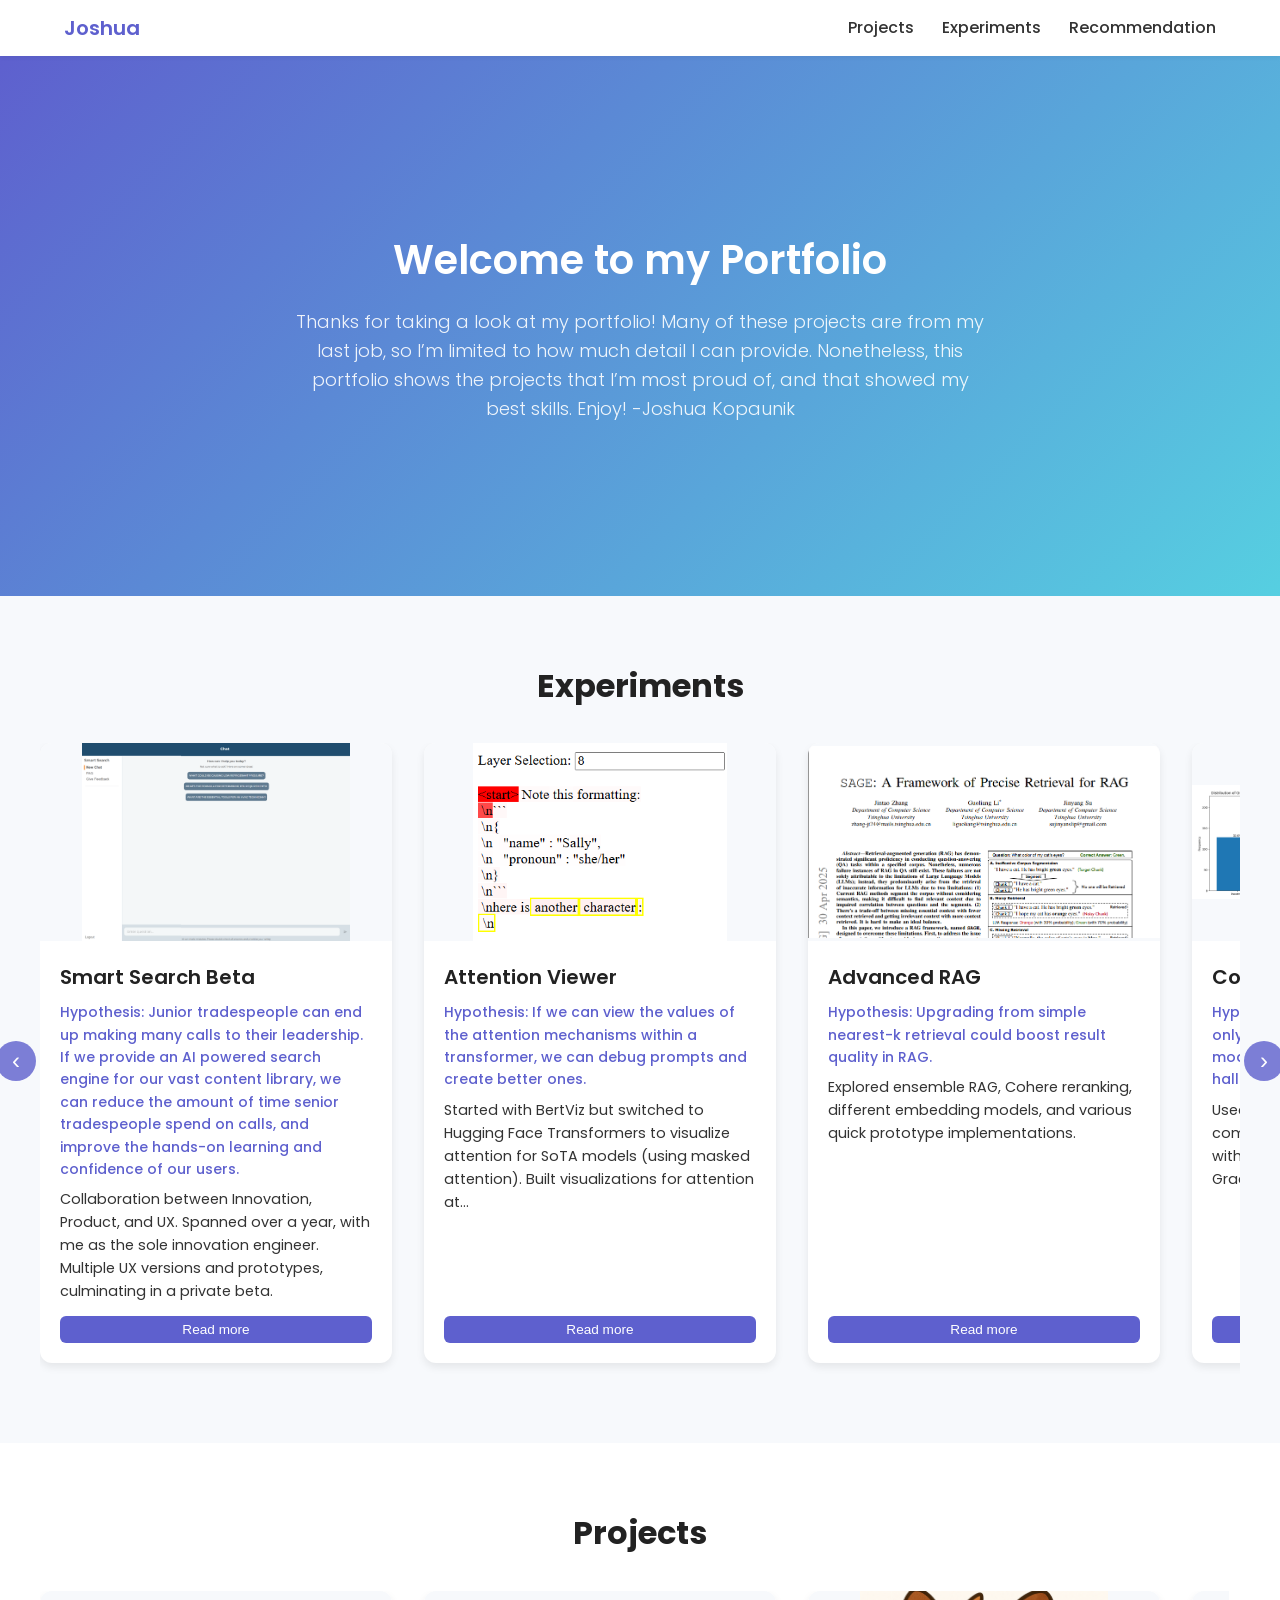
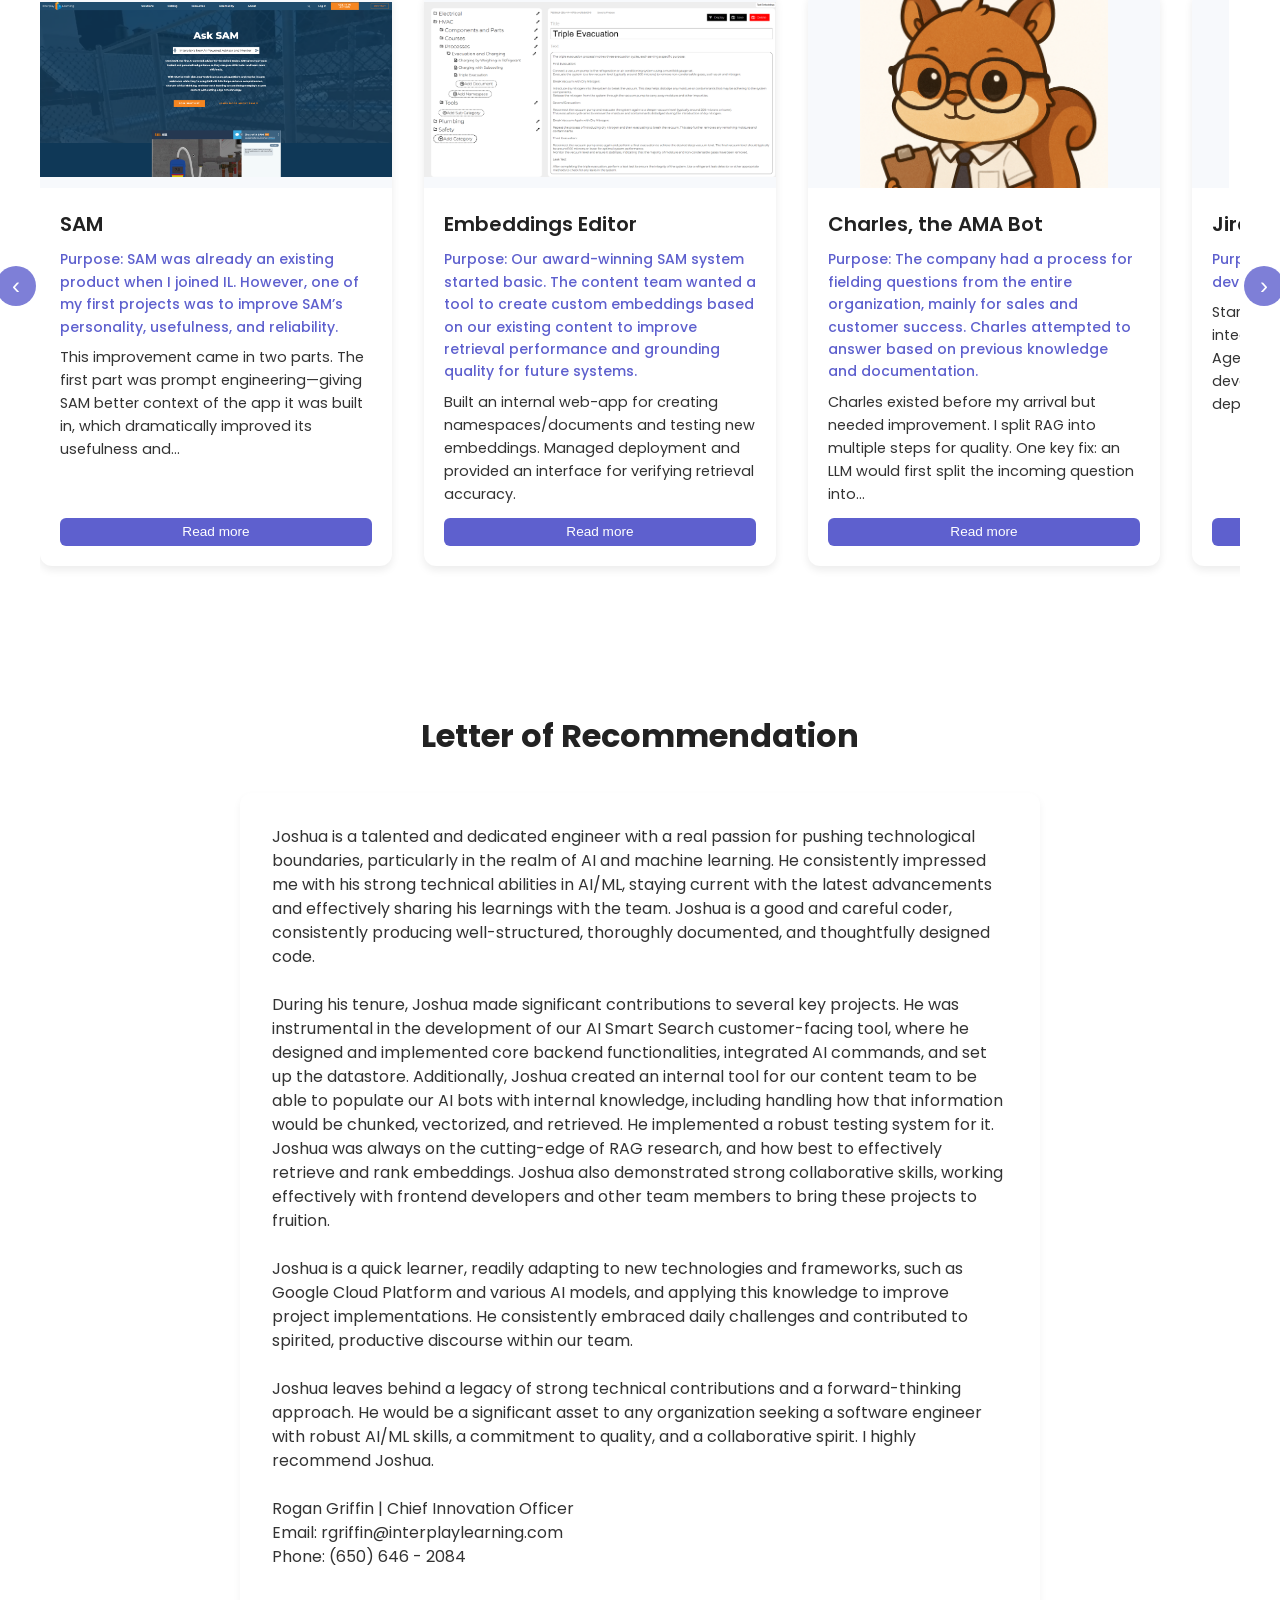
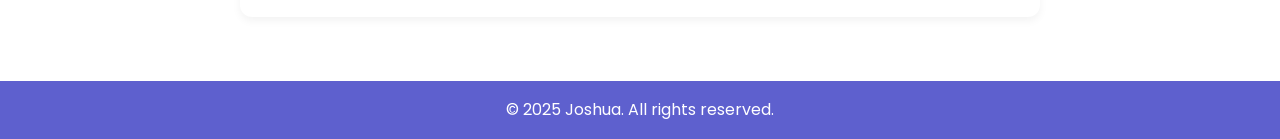
<file: index.html>
<!DOCTYPE html>
<html lang="en">
  <head>
    <meta charset="UTF-8" />
    <meta http-equiv="X-UA-Compatible" content="IE=edge" />
    <meta name="viewport" content="width=device-width, initial-scale=1.0" />
    <title>Joshua's Portfolio</title>
    <!-- Import Google Fonts for a modern look -->
    <link rel="preconnect" href="https://fonts.googleapis.com" />
    <link rel="preconnect" href="https://fonts.gstatic.com" crossorigin />
    <link
      href="https://fonts.googleapis.com/css2?family=Poppins:wght@300;400;500;600&display=swap"
      rel="stylesheet"
    />
    <!-- Append a query string to bust cache for style updates -->
    <!-- Use versioned filenames to avoid caching issues -->
    <link rel="stylesheet" href="style_vnew.css" />
  </head>
  <body>
    <!-- Navigation bar fixed at the top -->
    <header class="navbar">
      <div class="navbar__inner">
        <div class="navbar__logo">Joshua</div>
        <nav class="navbar__links">
          <a href="#projects">Projects</a>
          <a href="#experiments">Experiments</a>
          <a href="#recommendation">Recommendation</a>
        </nav>
      </div>
    </header>
    <!-- Hero section with introduction -->
    <section class="hero">
      <div class="hero__content">
        <h1 class="hero__title">Welcome to my Portfolio</h1>
        <p id="introText" class="hero__subtitle"></p>
      </div>
    </section>
    <!-- Projects section -->
    <section id="projects" class="section">
      <div class="section__inner">
        <h2 class="section__title">Projects</h2>
        <div class="carousel">
          <button class="carousel__btn carousel__btn--prev" data-target="projects">‹</button>
          <div id="projectsContainer" class="carousel__inner"></div>
          <button class="carousel__btn carousel__btn--next" data-target="projects">›</button>
        </div>
      </div>
    </section>
    <!-- Experiments section -->
    <section id="experiments" class="section section--alt">
      <div class="section__inner">
        <h2 class="section__title">Experiments</h2>
        <div class="carousel">
          <button class="carousel__btn carousel__btn--prev" data-target="experiments">‹</button>
          <div id="experimentsContainer" class="carousel__inner"></div>
          <button class="carousel__btn carousel__btn--next" data-target="experiments">›</button>
        </div>
      </div>
    </section>
    <!-- Recommendation section -->
    <section id="recommendation" class="section">
      <div class="section__inner">
          <h2 class="section__title">Letter of Recommendation</h2>
          <div class="recommendation-card">
            <p id="recommendationIntro" class="recommendation__text"></p>
            <p id="recommendationFull" class="recommendation__text recommendation__text--hidden"></p>
            <button id="recommendationToggle" class="btn btn--small">Read more</button>
          </div>
      </div>
    </section>
    <!-- Footer -->
    <footer class="footer">
      <div class="footer__inner">
        <p>© 2025 Joshua. All rights reserved.</p>
      </div>
    </footer>
    <!--
      Embedded portfolio data as a fallback.  The dynamic JavaScript will
      attempt to fetch `all_data_shortened.json` at runtime.  If that
      fails (for example, when the page is opened directly via the
      file:// scheme), the script will fall back to parsing this JSON
      from the `<script id="portfolio-data">` element.  Keeping the
      data here ensures the site still functions when network requests
      are restricted.  If you update `all_data_shortened.json` you
      should update this block as well.
    -->
    <script id="portfolio-data" type="application/json">
      {
        "order": ["projects", "experiments", "recommendation"],
        "intro": "Thanks for taking a look at my portfolio! Many of these projects are from my last job, so I’m limited to how much detail I can provide. Nonetheless, this portfolio shows the projects that I’m most proud of, and that showed my best skills. Enjoy! -Joshua Kopaunik",
        "recommendation": "Joshua is a talented and dedicated engineer with a real passion for pushing technological boundaries, particularly in the realm of AI and machine learning. He consistently impressed me with his strong technical abilities in AI/ML, staying current with the latest advancements and effectively sharing his learnings with the team. Joshua is a good and careful coder, consistently producing well-structured, thoroughly documented, and thoughtfully designed code.\n\nDuring his tenure, Joshua made significant contributions to several key projects. He was instrumental in the development of our AI Smart Search customer-facing tool, where he designed and implemented core backend functionalities, integrated AI commands, and set up the datastore. Additionally, Joshua created an internal tool for our content team to be able to populate our AI bots with internal knowledge, including handling how that information would be chunked, vectorized, and retrieved. He implemented a robust testing system for it. Joshua was always on the cutting-edge of RAG research, and how best to effectively retrieve and rank embeddings. Joshua also demonstrated strong collaborative skills, working effectively with frontend developers and other team members to bring these projects to fruition.\n\nJoshua is a quick learner, readily adapting to new technologies and frameworks, such as Google Cloud Platform and various AI models, and applying this knowledge to improve project implementations. He consistently embraced daily challenges and contributed to spirited, productive discourse within our team.\n\nJoshua leaves behind a legacy of strong technical contributions and a forward-thinking approach. He would be a significant asset to any organization seeking a software engineer with robust AI/ML skills, a commitment to quality, and a collaborative spirit. I highly recommend Joshua.\n\nRogan Griffin | Chief Innovation Officer\nEmail: rgriffin@interplaylearning.com\nPhone: (650) 646 - 2084",
        "projects": [
          {
            "title": "SAM",
            "image": "assets/sam_il_announcement.png",
            "purpose": "SAM was already an existing product when I joined IL. However, one of my first projects was to improve SAM’s personality, usefulness, and reliability.",
            "details": "This improvement came in two parts. The first part was prompt engineering—giving SAM better context of the app it was built in, which dramatically improved its usefulness and relevance. The second was API parameter tuning, specifically reducing the temperature for more predictable and consistent results.",
            "responsibilities": "Led improvements, handled both prompt and parameter engineering."
          },
          {
            "title": "Embeddings Editor",
            "image": "assets/EE_E.png",
            "purpose": "Our award-winning SAM system started basic. The content team wanted a tool to create custom embeddings based on our existing content to improve retrieval performance and grounding quality for future systems.",
            "details": "Built an internal web-app for creating namespaces/documents and testing new embeddings. Managed deployment and provided an interface for verifying retrieval accuracy.",
            "responsibilities": "Implemented UI and deployment logic. Taught non-technical staff about embeddings and RAG optimization."
          },
          {
            "title": "Charles, the AMA Bot",
            "image": "assets/charlesv2.png",
            "purpose": "The company had a process for fielding questions from the entire organization, mainly for sales and customer success. Charles attempted to answer based on previous knowledge and documentation.",
            "details": "Charles existed before my arrival but needed improvement. I split RAG into multiple steps for quality. One key fix: an LLM would first split the incoming question into subquestions, run retrieval per subquestion, then pass all retrieved documents to an answer LLM—dramatically improving answer relevance.",
            "responsibilities": "Researched and implemented multi-step retrieval and answering flow. Improved overall bot performance."
          },
          {
            "title": "Jira Streamlining",
            "image": "assets/jira_image.png",
            "purpose": "Automate and agentify internal development management using Jira.",
            "details": "Started by translating existing Jira integration into something usable by the AgentsSDK. Midway, pivoted to MCP server development, focusing on ease of deployment and scalability.",
            "responsibilities": "Developed Agent and MCP server, and authored standards and documentation for future MCP deployments."
          },
          {
            "title": "Embedding Model Migration",
            "image": "assets/openai_logo.png",
            "purpose": "In January 2024, OpenAI released new embedding models. I migrated Interplay's internal RAG stack to the new system.",
            "details": "Created a new Pinecone index with the appropriate dimensions, engineered new embedding text generation, and recursively scraped and embedded our own content. Built a codebase for flexible embedding workflows.",
            "responsibilities": "Experimented, led the migration, and engineered core embedding infrastructure."
          },
          {
            "title": "Quiz Generator",
            "image": "assets/quiz_generator.png",
            "purpose": "Enable account admins to create quizzes—manually or with AI assistance—tailored to their learners.",
            "details": "Developed a web-app to load/edit quizzes and integrate an AI chat interface for quiz creation or rewriting. Admins could select lessons/courses, manually edit, or direct AI to make changes.",
            "responsibilities": "Took over a v0.1 prototype and implemented the Generative AI feature and major improvements."
          }
        ],
        "experiments": [
          {
            "title": "Smart Search Beta",
            "image": "assets/smart_search_slimmed.png",
            "hypothesis": "Junior tradespeople can end up making many calls to their leadership. If we provide an AI powered search engine for our vast content library, we can reduce the amount of time senior tradespeople spend on calls, and improve the hands-on learning and confidence of our users.",
            "details": "Collaboration between Innovation, Product, and UX. Spanned over a year, with me as the sole innovation engineer. Multiple UX versions and prototypes, culminating in a private beta.",
            "results": "Led backend, custom agentic logic, and real-time AI API. Onboarded a frontend contractor for final stages. Sole technical lead throughout."
          },
          {
            "title": "Attention Viewer",
            "image": "assets/attention_viewer_cropped.png",
            "hypothesis": "If we can view the values of the attention mechanisms within a transformer, we can debug prompts and create better ones.",
            "details": "Started with BertViz but switched to Hugging Face Transformers to visualize attention for SoTA models (using masked attention). Built visualizations for attention at layer/head/token level.",
            "results": "Proved educational but limited in practical use due to hardware and abstraction."
          },
          {
            "title": "Advanced RAG",
            "image": "assets/sage_paper.png",
            "hypothesis": "Upgrading from simple nearest-k retrieval could boost result quality in RAG.",
            "details": "Explored ensemble RAG, Cohere reranking, different embedding models, and various quick prototype implementations.",
            "results": "Had promising insights, but full exploration was cut short when the department was dissolved."
          },
          {
            "title": "Context Pre-Stuffing",
            "image": "assets/cps.png",
            "hypothesis": "If we stuff the context with only factual answers, we can increase model accuracy and reduce hallucinations.",
            "details": "Used open QA benchmarks and compared GPT-3.5 Turbo responses with/without pre-stuffed factual context. Graded correctness using LLM evaluation.",
            "results": "Slight accuracy gain but much higher hallucination rate—fixed by including 'I don’t know' answers in context, which normalized results. Statistical significance was achieved (p < 0.005)."
          }
        ]
      }
    </script>
    <!-- jQuery (minimal implementation) and main script -->
    <script src="jquery.min.js"></script>
    <!-- Append a query string to bust cache for script updates -->
    <script src="script_vnew.js"></script>
  </body>
</html>
</file>
<file: style_vnew.css>
/*
  Global styles for the portfolio website.
  The design embraces a clean, modern aesthetic with a limited color palette
  inspired by blues and purples. Cards and sections use subtle shadows and
  rounded corners to add depth without overwhelming the content. Responsive
  layouts adjust gracefully across desktop and mobile devices.
*/

/* CSS Reset: ensure consistent defaults across browsers */
* {
  margin: 0;
  padding: 0;
  box-sizing: border-box;
}

html {
  scroll-behavior: smooth;
  /* Let horizontal overflow be visible; navigation buttons are positioned
     using transforms so they do not require hiding overflow here. */
  /* Prevent horizontal scrollbars from absolutely positioned elements */
  overflow-x: hidden;
}

body {
  font-family: 'Poppins', sans-serif;
  line-height: 1.6;
  color: var(--color-text);
  background-color: var(--color-background);
  /* Allow horizontal overflow; carousel buttons will be shifted via transforms */
  /* Prevent horizontal scrollbars introduced by overflowing carousel buttons */
  overflow-x: hidden;
}

/* Theme variables for easy customization */
:root {
  --color-primary: #5e60ce;
  --color-secondary: #56cfe1;
  --color-accent: #4ea8de;
  --color-text: #333333;
  --color-heading: #222222;
  --color-background: #ffffff;
  --color-background-alt: #f7f9fc;
  --max-width: 1200px;
  --transition: 0.3s ease;
}

/* Navigation bar */
.navbar {
  position: sticky;
  top: 0;
  width: 100%;
  background-color: rgba(255, 255, 255, 0.9);
  backdrop-filter: saturate(180%) blur(10px);
  box-shadow: 0 2px 4px rgba(0, 0, 0, 0.05);
  z-index: 1000;
}

.navbar__inner {
  max-width: var(--max-width);
  margin: 0 auto;
  padding: 0.75rem 1.5rem;
  display: flex;
  align-items: center;
  justify-content: space-between;
}

.navbar__logo {
  font-weight: 600;
  font-size: 1.25rem;
  color: var(--color-primary);
}

.navbar__links a {
  margin-left: 1.5rem;
  text-decoration: none;
  color: var(--color-text);
  font-weight: 500;
  transition: var(--transition);
}

.navbar__links a:hover {
  color: var(--color-primary);
}

/* Hero Section */
.hero {
  display: flex;
  align-items: center;
  justify-content: center;
  min-height: 60vh;
  padding: 4rem 1.5rem;
  background: linear-gradient(135deg, var(--color-primary), var(--color-secondary));
  color: #ffffff;
  text-align: center;
}

.hero__content {
  max-width: 700px;
}

.hero__title {
  font-size: 2.5rem;
  font-weight: 600;
  margin-bottom: 1rem;
}

.hero__subtitle {
  font-size: 1.125rem;
  font-weight: 300;
  opacity: 0.9;
}

/* Sections */
.section {
  padding: 4rem 1.5rem;
  background-color: var(--color-background);
}
.section--alt {
  background-color: var(--color-background-alt);
}
.section__inner {
  max-width: var(--max-width);
  margin: 0 auto;
}

.section__title {
  font-size: 2rem;
  margin-bottom: 2rem;
  color: var(--color-heading);
  text-align: center;
}

/* Card grid for projects and experiments */
.card-grid {
  /* When used in a carousel context, the layout is handled by the carousel styles. */
  display: grid;
  grid-template-columns: repeat(auto-fit, minmax(280px, 1fr));
  gap: 2rem;
}

/* Carousel styles */
.carousel {
  position: relative;
  width: 100%;
  /* Allow overflow to be visible so navigation buttons can sit
     outside the scroller area without being clipped. Off-screen
     slides remain hidden thanks to overflow on the inner scroller. */
  overflow: visible;
}

/*
 * The carousel inner container scrolls horizontally. We provide
 * horizontal padding so the navigation buttons can sit within
 * this space without overlapping card content. The padding also
 * ensures that off-screen slides are clipped cleanly and the
 * buttons are fully visible.
 */
.carousel__inner {
  display: flex;
  overflow-x: auto;
  scroll-behavior: smooth;
  scroll-snap-type: x mandatory;
  gap: 2rem;
  /* Add horizontal padding to make room for navigation arrows */
  padding: 0 3rem 1rem;
}

/* Hide scrollbar on WebKit browsers */
.carousel__inner::-webkit-scrollbar {
  display: none;
}

/* Individual slide sizing */
.carousel__inner .card {
  flex: 0 0 100%;
  scroll-snap-align: start;
}

@media (min-width: 768px) {
  .carousel__inner .card {
    flex: 0 0 calc(50% - 1rem);
  }
}

@media (min-width: 1024px) {
  .carousel__inner .card {
    flex: 0 0 calc(33.333% - 1rem);
  }
}

/* Carousel navigation buttons */
.carousel__btn {
  position: absolute;
  top: 50%;
  /* Each button will be shifted horizontally with transform on the individual
     modifiers. The base translation sets vertical centering only. */
  transform: translateY(-50%);
  width: 40px;
  height: 40px;
  border: none;
  border-radius: 50%;
  background-color: rgba(94, 96, 206, 0.8); /* semi-transparent using primary hue */
  color: #ffffff;
  font-size: 1.5rem;
  line-height: 40px;
  text-align: center;
  cursor: pointer;
  z-index: 5;
  transition: background-color var(--transition);
}

.carousel__btn:hover {
  background-color: var(--color-accent);
}

/* Position buttons just outside the scroller so they never overlap
   card content. Negative horizontal offsets move the buttons beyond
   the edges of the carousel wrapper. The wrapper now allows
   overflow so these buttons remain visible. */
/* Position previous and next buttons flush with the carousel edges, but
   use transforms to shift them fully outside the card area. The base
   transform on .carousel__btn sets vertical centering. We extend
   horizontally here. */
.carousel__btn--prev {
  left: 0;
  transform: translate(-110%, -50%);
}
.carousel__btn--next {
  right: 0;
  transform: translate(110%, -50%);
}

/* Hide navigation buttons on small screens to encourage swipe/scroll */
@media (max-width: 600px) {
  .carousel__btn {
    display: none;
  }
}

/* Card styles */
.card {
  background-color: #ffffff;
  border-radius: 12px;
  box-shadow: 0 4px 8px rgba(0, 0, 0, 0.08);
  overflow: hidden;
  display: flex;
  flex-direction: column;
  transition: transform var(--transition), box-shadow var(--transition);
}

.card:hover {
  transform: translateY(-4px);
  box-shadow: 0 8px 16px rgba(0, 0, 0, 0.12);
}

.card__image-container {
  position: relative;
  width: 100%;
  padding-top: 56.25%; /* 16:9 aspect ratio */
  overflow: hidden;
  background-color: var(--color-background-alt);
}

.card__image-container img {
  position: absolute;
  top: 0;
  left: 0;
  width: 100%;
  height: 100%;
  /*
    Use `contain` instead of `cover` so that images of vastly different
    aspect ratios (such as logos and screenshots) fit nicely within the
    fixed aspect-ratio container without cropping important details. This
    avoids cutting off text in logos like the OpenAI image. Background
    color of the container helps fill any empty space.
  */
  object-fit: contain;
}

.card__content {
  padding: 1.25rem;
  flex-grow: 1;
  display: flex;
  flex-direction: column;
}

.card__title {
  font-size: 1.25rem;
  font-weight: 600;
  margin-bottom: 0.5rem;
  color: var(--color-heading);
}

.card__subtitle {
  font-size: 0.875rem;
  color: var(--color-primary);
  margin-bottom: 0.5rem;
  font-weight: 500;
}

.card__text {
  font-size: 0.9rem;
  color: var(--color-text);
  margin-bottom: 0.75rem;
  flex-grow: 1;
}

.card__text--hidden {
  display: none;
}

.btn {
  display: inline-block;
  text-align: center;
  padding: 0.5rem 1rem;
  border: none;
  border-radius: 6px;
  background-color: var(--color-primary);
  color: #ffffff;
  font-size: 0.9rem;
  font-weight: 500;
  cursor: pointer;
  transition: background-color var(--transition);
}

.btn:hover {
  background-color: var(--color-accent);
}

.btn--small {
  padding: 0.4rem 0.9rem;
  font-size: 0.85rem;
}

/* Recommendation card */
.recommendation-card {
  background-color: #ffffff;
  border-radius: 12px;
  box-shadow: 0 4px 8px rgba(0, 0, 0, 0.05);
  padding: 2rem;
  max-width: 800px;
  margin: 0 auto;
  position: relative;
}

.recommendation__text {
  font-size: 1rem;
  margin-bottom: 1rem;
  color: var(--color-text);
  line-height: 1.5;
  white-space: pre-line;
}

.recommendation__text--hidden {
  display: none;
}

/* Footer */
.footer {
  background-color: var(--color-primary);
  color: #ffffff;
  padding: 1rem;
  text-align: center;
}

.footer__inner {
  max-width: var(--max-width);
  margin: 0 auto;
}

/* Responsive text sizes */
@media (max-width: 768px) {
  .hero__title {
    font-size: 2rem;
  }
  .hero__subtitle {
    font-size: 1rem;
  }
  .section__title {
    font-size: 1.6rem;
  }
}
</file>
